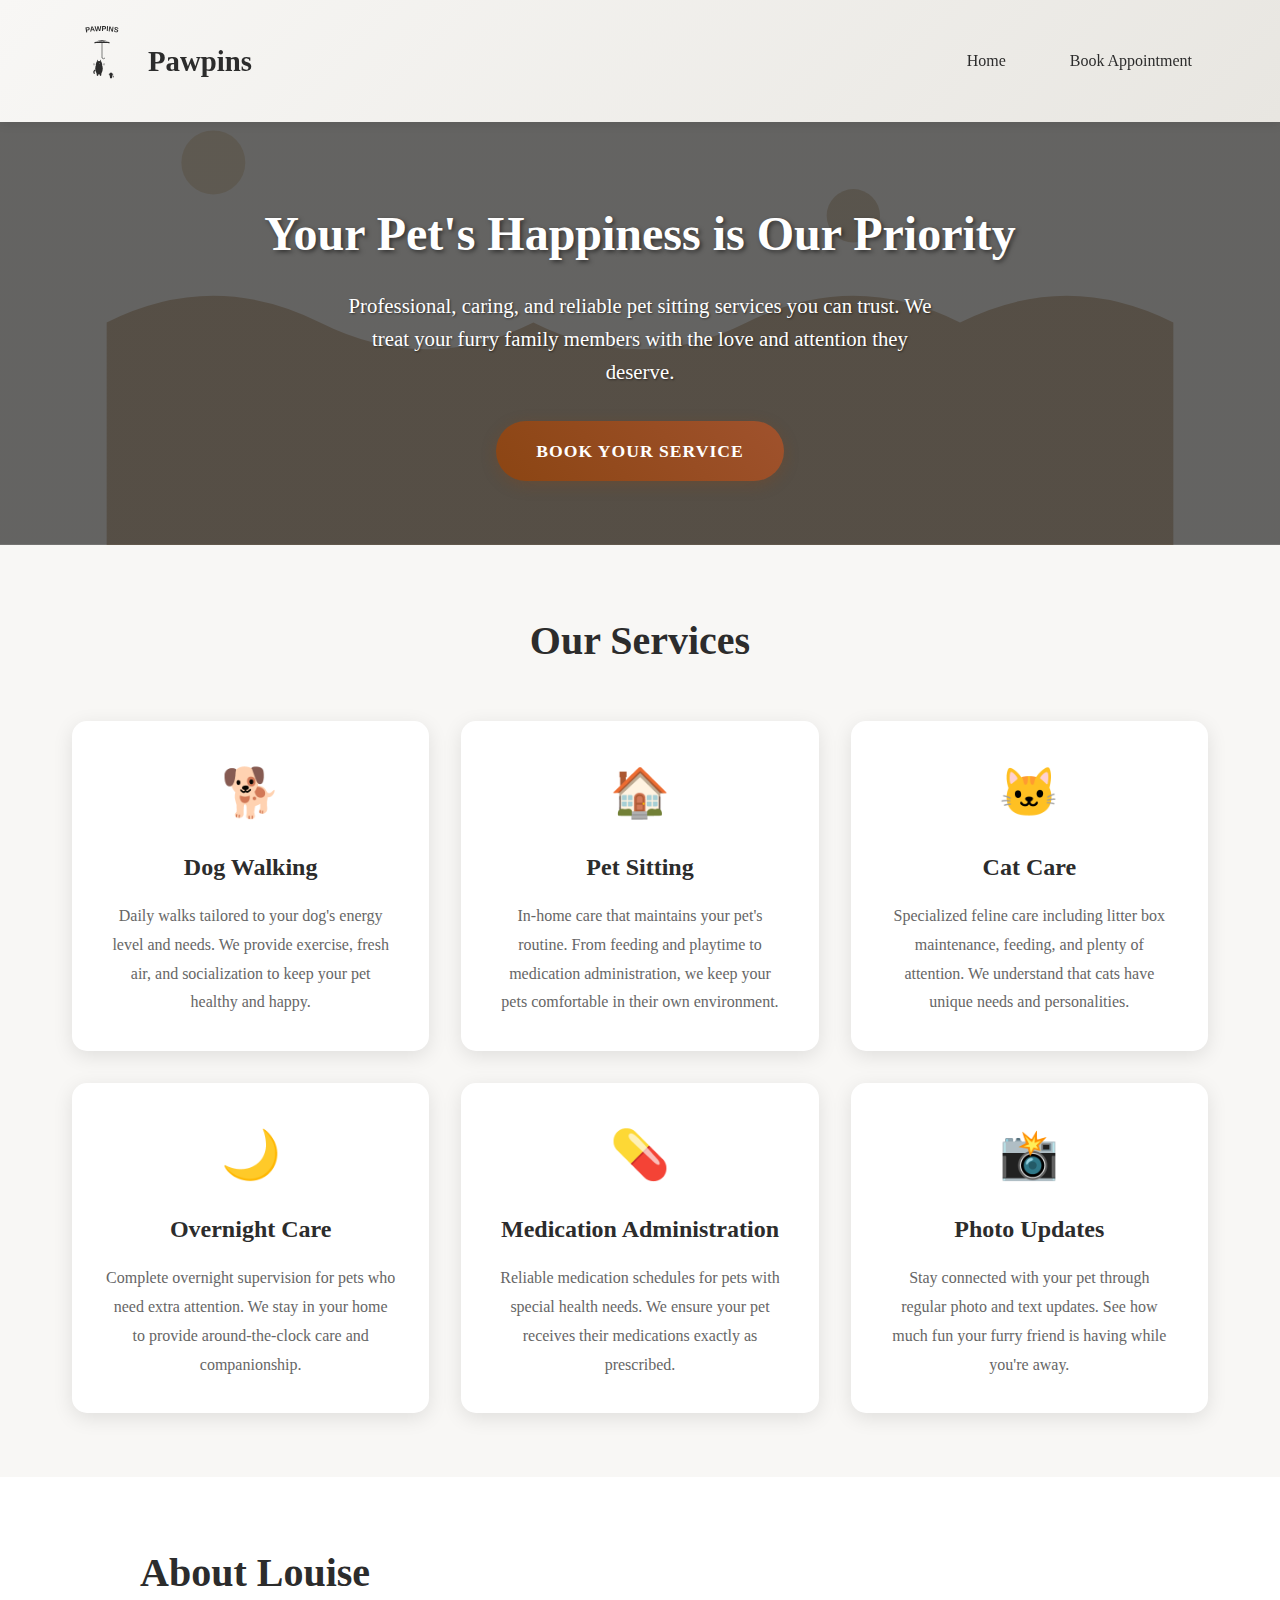
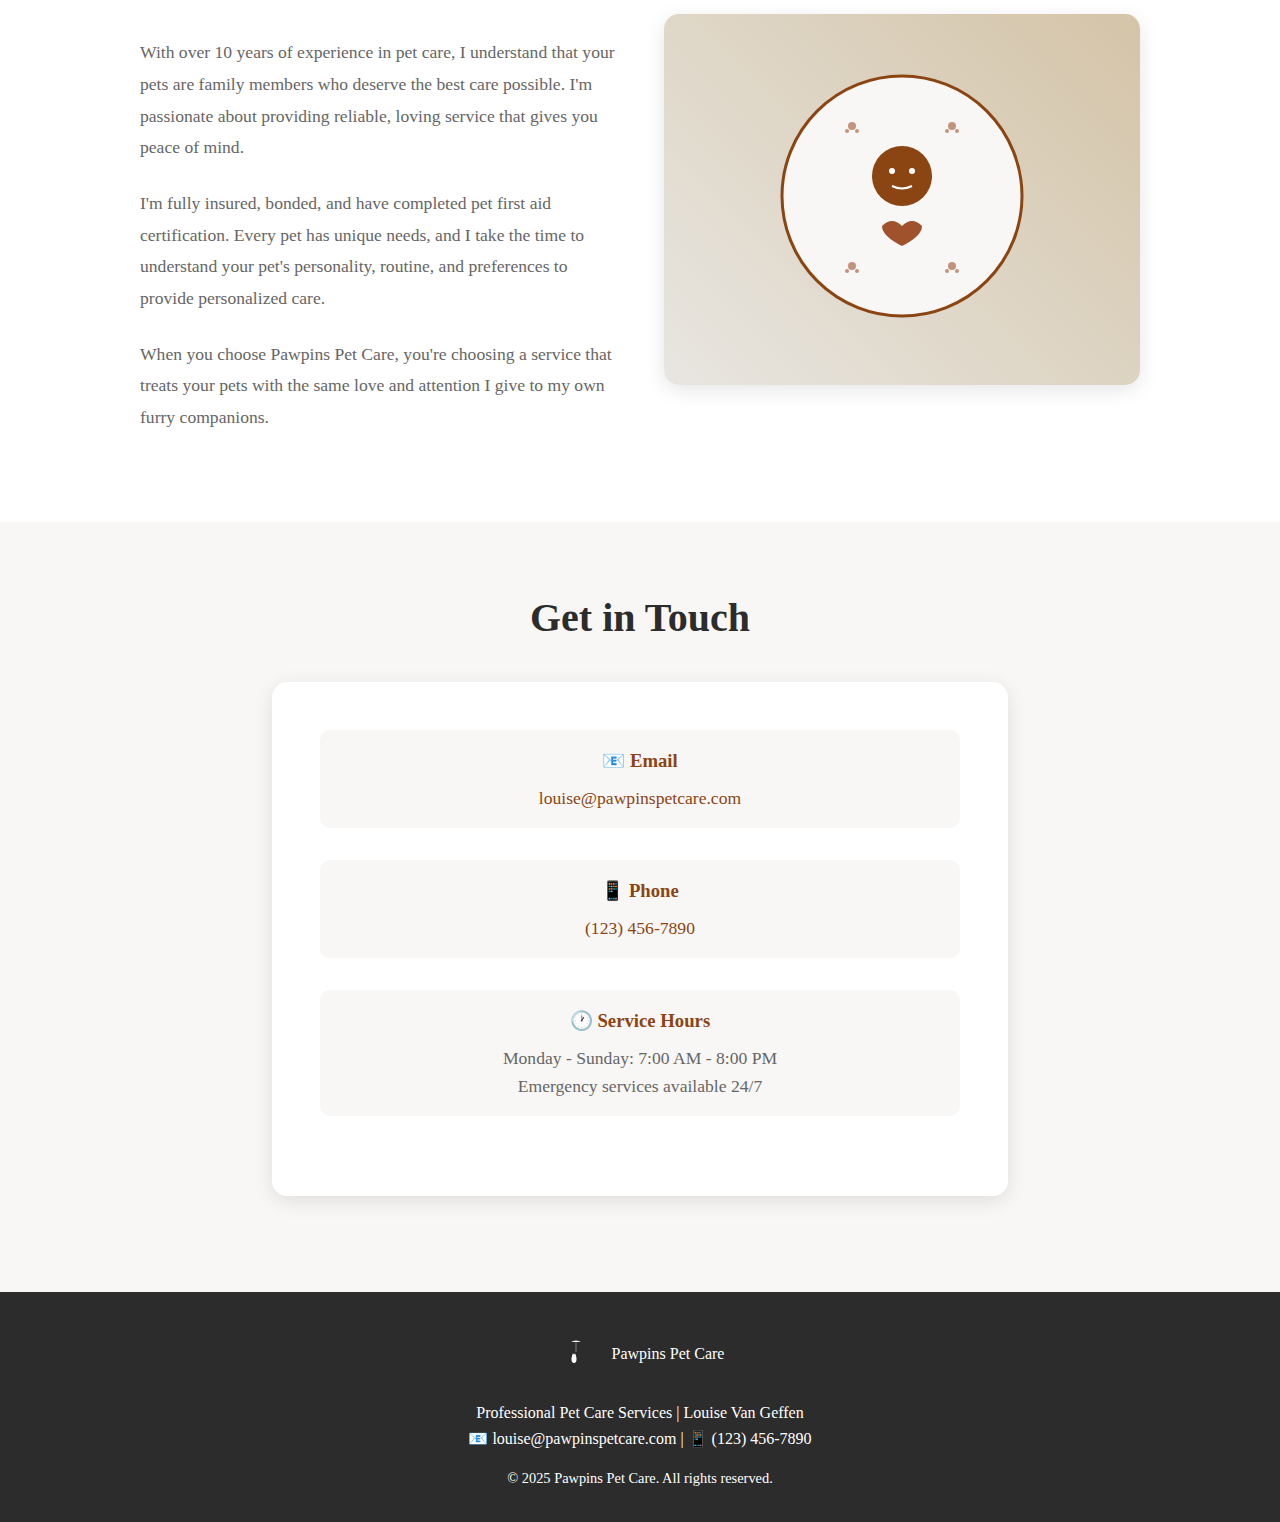
<file: louise/index.htm>
<!DOCTYPE html>
<html lang="en">
<head>
    <meta charset="UTF-8">
    <meta name="viewport" content="width=device-width, initial-scale=1.0">
    <title>Pawpins Pet Care - Professional Pet Sitting & Dog Walking Services</title>
    <style>
        * {
            margin: 0;
            padding: 0;
            box-sizing: border-box;
        }

        body {
            font-family: 'Georgia', serif;
            line-height: 1.6;
            color: #333;
            background-color: #f8f7f5;
        }

        /* Header */
        header {
            background: linear-gradient(135deg, #f8f7f5 0%, #e8e6e1 100%);
            padding: 1rem 0;
            box-shadow: 0 2px 10px rgba(0,0,0,0.1);
            position: fixed;
            top: 0;
            width: 100%;
            z-index: 1000;
        }

        nav {
            max-width: 1200px;
            margin: 0 auto;
            display: flex;
            justify-content: space-between;
            align-items: center;
            padding: 0 2rem;
        }

        .logo {
            display: flex;
            align-items: center;
            gap: 1rem;
        }

        .logo-svg {
            width: 60px;
            height: auto;
        }

        .logo h1 {
            font-size: 1.8rem;
            color: #2c2c2c;
            font-weight: bold;
        }

        .nav-links {
            display: flex;
            list-style: none;
            gap: 2rem;
        }

        .nav-links a {
            text-decoration: none;
            color: #2c2c2c;
            font-weight: 500;
            transition: color 0.3s ease;
            padding: 0.5rem 1rem;
            border-radius: 25px;
        }

        .nav-links a:hover {
            color: #8B4513;
            background-color: rgba(139, 69, 19, 0.1);
        }

        .nav-links a.active {
            background-color: #2c2c2c;
            color: white;
        }

        .mobile-menu {
            display: none;
            flex-direction: column;
            cursor: pointer;
        }

        .mobile-menu span {
            width: 25px;
            height: 3px;
            background: #2c2c2c;
            margin: 3px 0;
            transition: 0.3s;
        }

        /* Main Content */
        main {
            margin-top: 100px;
        }

        .page {
            display: none;
            min-height: calc(100vh - 200px);
        }

        .page.active {
            display: block;
        }

        /* Hero Section */
        .hero {
            background: linear-gradient(rgba(44, 44, 44, 0.7), rgba(44, 44, 44, 0.7)), 
                        url('data:image/svg+xml,<svg xmlns="http://www.w3.org/2000/svg" viewBox="0 0 1200 600"><rect fill="%23e8e6e1" width="1200" height="600"/><circle fill="%23d4c4a8" cx="200" cy="150" r="30"/><circle fill="%23c4b49a" cx="800" cy="200" r="25"/><circle fill="%23d4c4a8" cx="1000" cy="400" r="35"/><path fill="%23b8a082" d="M100,300 Q200,250 300,300 T500,300 Q600,350 700,300 T900,300 Q1000,250 1100,300 V600 H100 Z"/></svg>');
            background-size: cover;
            background-position: center;
            color: white;
            text-align: center;
            padding: 6rem 2rem 4rem;
        }

        .hero h2 {
            font-size: 3rem;
            margin-bottom: 1rem;
            text-shadow: 2px 2px 4px rgba(0,0,0,0.5);
        }

        .hero p {
            font-size: 1.3rem;
            margin-bottom: 2rem;
            max-width: 600px;
            margin-left: auto;
            margin-right: auto;
            text-shadow: 1px 1px 2px rgba(0,0,0,0.5);
        }

        .cta-button {
            display: inline-block;
            background: linear-gradient(45deg, #8B4513, #A0522D);
            color: white;
            padding: 1rem 2.5rem;
            text-decoration: none;
            border-radius: 50px;
            font-weight: bold;
            font-size: 1.1rem;
            transition: all 0.3s ease;
            box-shadow: 0 4px 15px rgba(139, 69, 19, 0.3);
            text-transform: uppercase;
            letter-spacing: 1px;
        }

        .cta-button:hover {
            transform: translateY(-3px);
            box-shadow: 0 6px 20px rgba(139, 69, 19, 0.4);
            background: linear-gradient(45deg, #A0522D, #8B4513);
        }

        /* Services Section */
        .services {
            padding: 4rem 2rem;
            max-width: 1200px;
            margin: 0 auto;
        }

        .services h2 {
            text-align: center;
            font-size: 2.5rem;
            margin-bottom: 3rem;
            color: #2c2c2c;
        }

        .services-grid {
            display: grid;
            grid-template-columns: repeat(auto-fit, minmax(300px, 1fr));
            gap: 2rem;
        }

        .service-card {
            background: white;
            padding: 2rem;
            border-radius: 15px;
            box-shadow: 0 5px 20px rgba(0,0,0,0.1);
            text-align: center;
            transition: transform 0.3s ease, box-shadow 0.3s ease;
            border: 2px solid transparent;
        }

        .service-card:hover {
            transform: translateY(-5px);
            box-shadow: 0 10px 30px rgba(0,0,0,0.15);
            border-color: #8B4513;
        }

        .service-icon {
            font-size: 3rem;
            margin-bottom: 1rem;
            color: #8B4513;
        }

        .service-card h3 {
            font-size: 1.5rem;
            margin-bottom: 1rem;
            color: #2c2c2c;
        }

        .service-card p {
            color: #666;
            line-height: 1.8;
        }

        /* About Section */
        .about {
            background: white;
            padding: 4rem 2rem;
        }

        .about-content {
            max-width: 1000px;
            margin: 0 auto;
            display: grid;
            grid-template-columns: 1fr 1fr;
            gap: 3rem;
            align-items: center;
        }

        .about-text h2 {
            font-size: 2.5rem;
            margin-bottom: 2rem;
            color: #2c2c2c;
        }

        .about-text p {
            margin-bottom: 1.5rem;
            color: #666;
            font-size: 1.1rem;
            line-height: 1.8;
        }

        .about-image {
            background: linear-gradient(45deg, #e8e6e1, #d4c4a8);
            border-radius: 15px;
            padding: 2rem;
            text-align: center;
            box-shadow: 0 5px 20px rgba(0,0,0,0.1);
        }

        .about-image svg {
            width: 100%;
            max-width: 300px;
            height: auto;
        }

        /* Contact Section */
        .contact {
            padding: 4rem 2rem;
            max-width: 800px;
            margin: 0 auto;
            text-align: center;
        }

        .contact h2 {
            font-size: 2.5rem;
            margin-bottom: 2rem;
            color: #2c2c2c;
        }

        .contact-info {
            background: white;
            padding: 3rem;
            border-radius: 15px;
            box-shadow: 0 5px 20px rgba(0,0,0,0.1);
            margin-bottom: 2rem;
        }

        .contact-item {
            margin-bottom: 2rem;
            padding: 1rem;
            border-radius: 10px;
            background: #f8f7f5;
        }

        .contact-item h3 {
            color: #8B4513;
            margin-bottom: 0.5rem;
        }

        .contact-item p {
            color: #666;
            font-size: 1.1rem;
        }

        .contact-item a {
            color: #8B4513;
            text-decoration: none;
        }

        .contact-item a:hover {
            text-decoration: underline;
        }

        /* Appointments Page */
        .appointments {
            padding: 4rem 2rem;
            max-width: 800px;
            margin: 0 auto;
            text-align: center;
        }

        .appointments h2 {
            font-size: 2.5rem;
            margin-bottom: 2rem;
            color: #2c2c2c;
        }

        .booking-info {
            background: white;
            padding: 3rem;
            border-radius: 15px;
            box-shadow: 0 5px 20px rgba(0,0,0,0.1);
            margin-bottom: 2rem;
        }

        .booking-steps {
            text-align: left;
            margin: 2rem 0;
        }

        .booking-steps h3 {
            color: #8B4513;
            margin-bottom: 1rem;
        }

        .booking-steps ol {
            color: #666;
            line-height: 1.8;
            padding-left: 1.5rem;
        }

        .booking-steps li {
            margin-bottom: 0.5rem;
        }

        /* Footer */
        footer {
            background: #2c2c2c;
            color: white;
            text-align: center;
            padding: 2rem;
        }

        .footer-content {
            max-width: 1200px;
            margin: 0 auto;
        }

        .footer-logo {
            display: flex;
            align-items: center;
            justify-content: center;
            gap: 1rem;
            margin-bottom: 1rem;
        }

        .footer-logo svg {
            width: 40px;
            height: auto;
            filter: brightness(0) invert(1);
        }

        /* Responsive Design */
        @media (max-width: 768px) {
            .nav-links {
                display: none;
            }

            .mobile-menu {
                display: flex;
            }

            .hero h2 {
                font-size: 2rem;
            }

            .hero p {
                font-size: 1.1rem;
            }

            .about-content {
                grid-template-columns: 1fr;
                text-align: center;
            }

            .services h2,
            .about-text h2,
            .contact h2,
            .appointments h2 {
                font-size: 2rem;
            }

            nav {
                padding: 0 1rem;
            }

            .hero {
                padding: 4rem 1rem 2rem;
            }

            .services,
            .about,
            .contact,
            .appointments {
                padding: 2rem 1rem;
            }
        }

        /* Animation */
        @keyframes fadeInUp {
            from {
                opacity: 0;
                transform: translateY(30px);
            }
            to {
                opacity: 1;
                transform: translateY(0);
            }
        }

        .service-card,
        .about-content > *,
        .contact-info {
            animation: fadeInUp 0.6s ease forwards;
        }
    </style>
</head>
<body>
    <header>
        <nav>
            <div class="logo">
                <svg class="logo-svg" viewBox="0 0 400 600" xmlns="http://www.w3.org/2000/svg">
                    <!-- PAWPINS text (curved) -->
                    <path id="curve" d="M 50 120 Q 200 80 350 120" fill="none" stroke="none"/>
                    <text font-family="Arial, sans-serif" font-size="48" font-weight="bold" fill="#2c2c2c">
                        <textPath href="#curve" startOffset="50%" text-anchor="middle">PAWPINS</textPath>
                    </text>
                    
                    <!-- Umbrella -->
                    <path d="M 150 180 Q 200 150 250 180" fill="#2c2c2c" stroke="#2c2c2c" stroke-width="8"/>
                    <text x="200" y="175" font-family="Arial, sans-serif" font-size="16" font-weight="bold" fill="white" text-anchor="middle">PET CARE</text>
                    
                    <!-- Umbrella handle -->
                    <line x1="200" y1="180" x2="200" y2="280" stroke="#2c2c2c" stroke-width="4"/>
                    <path d="M 200 280 Q 210 290 220 280" fill="none" stroke="#2c2c2c" stroke-width="4"/>
                    
                    <!-- Cat silhouette holding umbrella -->
                    <ellipse cx="180" cy="350" rx="25" ry="40" fill="#2c2c2c"/>
                    <circle cx="180" cy="320" r="20" fill="#2c2c2c"/>
                    <!-- Cat ears -->
                    <polygon points="165,305 170,290 175,305" fill="#2c2c2c"/>
                    <polygon points="185,305 190,290 195,305" fill="#2c2c2c"/>
                    <!-- Cat whiskers -->
                    <line x1="155" y1="320" x2="140" y2="318" stroke="#2c2c2c" stroke-width="2"/>
                    <line x1="155" y1="325" x2="140" y2="325" stroke="#2c2c2c" stroke-width="2"/>
                    <line x1="205" y1="320" x2="220" y2="318" stroke="#2c2c2c" stroke-width="2"/>
                    <line x1="205" y1="325" x2="220" y2="325" stroke="#2c2c2c" stroke-width="2"/>
                    <!-- Cat eye -->
                    <circle cx="185" cy="318" r="2" fill="white"/>
                    <!-- Cat tail -->
                    <path d="M 155 360 Q 140 370 150 385" fill="none" stroke="#2c2c2c" stroke-width="8"/>
                    <!-- Cat legs -->
                    <ellipse cx="170" cy="385" rx="6" ry="15" fill="#2c2c2c"/>
                    <ellipse cx="190" cy="385" rx="6" ry="15" fill="#2c2c2c"/>
                    
                    <!-- Small kitten -->
                    <circle cx="260" cy="390" r="12" fill="#2c2c2c"/>
                    <ellipse cx="260" cy="405" rx="8" ry="12" fill="#2c2c2c"/>
                    <!-- Kitten ears -->
                    <polygon points="252,383 255,375 258,383" fill="#2c2c2c"/>
                    <polygon points="262,383 265,375 268,383" fill="#2c2c2c"/>
                    <!-- Kitten tail -->
                    <path d="M 270 400 Q 280 395 275 410" fill="none" stroke="#2c2c2c" stroke-width="4"/>
                    <!-- Kitten whiskers -->
                    <line x1="248" y1="390" x2="240" y2="388" stroke="#2c2c2c" stroke-width="1"/>
                    <line x1="272" y1="390" x2="280" y2="388" stroke="#2c2c2c" stroke-width="1"/>
                </svg>
                <h1>Pawpins</h1>
            </div>
            <ul class="nav-links">
                <li><a href="#" onclick="showPage('home')" class="active">Home</a></li>
                <li><a href="#" onclick="showPage('appointments')">Book Appointment</a></li>
            </ul>
            <div class="mobile-menu" onclick="toggleMobileMenu()">
                <span></span>
                <span></span>
                <span></span>
            </div>
        </nav>
    </header>

    <main>
        <!-- Home Page -->
        <div id="home" class="page active">
            <section class="hero">
                <h2>Your Pet's Happiness is Our Priority</h2>
                <p>Professional, caring, and reliable pet sitting services you can trust. We treat your furry family members with the love and attention they deserve.</p>
                <a href="#" onclick="showPage('appointments')" class="cta-button">Book Your Service</a>
            </section>

            <section class="services">
                <h2>Our Services</h2>
                <div class="services-grid">
                    <div class="service-card">
                        <div class="service-icon">🐕</div>
                        <h3>Dog Walking</h3>
                        <p>Daily walks tailored to your dog's energy level and needs. We provide exercise, fresh air, and socialization to keep your pet healthy and happy.</p>
                    </div>
                    <div class="service-card">
                        <div class="service-icon">🏠</div>
                        <h3>Pet Sitting</h3>
                        <p>In-home care that maintains your pet's routine. From feeding and playtime to medication administration, we keep your pets comfortable in their own environment.</p>
                    </div>
                    <div class="service-card">
                        <div class="service-icon">🐱</div>
                        <h3>Cat Care</h3>
                        <p>Specialized feline care including litter box maintenance, feeding, and plenty of attention. We understand that cats have unique needs and personalities.</p>
                    </div>
                    <div class="service-card">
                        <div class="service-icon">🌙</div>
                        <h3>Overnight Care</h3>
                        <p>Complete overnight supervision for pets who need extra attention. We stay in your home to provide around-the-clock care and companionship.</p>
                    </div>
                    <div class="service-card">
                        <div class="service-icon">💊</div>
                        <h3>Medication Administration</h3>
                        <p>Reliable medication schedules for pets with special health needs. We ensure your pet receives their medications exactly as prescribed.</p>
                    </div>
                    <div class="service-card">
                        <div class="service-icon">📸</div>
                        <h3>Photo Updates</h3>
                        <p>Stay connected with your pet through regular photo and text updates. See how much fun your furry friend is having while you're away.</p>
                    </div>
                </div>
            </section>

            <section class="about">
                <div class="about-content">
                    <div class="about-text">
                        <h2>About Louise</h2>
                        <p>With over 10 years of experience in pet care, I understand that your pets are family members who deserve the best care possible. I'm passionate about providing reliable, loving service that gives you peace of mind.</p>
                        <p>I'm fully insured, bonded, and have completed pet first aid certification. Every pet has unique needs, and I take the time to understand your pet's personality, routine, and preferences to provide personalized care.</p>
                        <p>When you choose Pawpins Pet Care, you're choosing a service that treats your pets with the same love and attention I give to my own furry companions.</p>
                    </div>
                    <div class="about-image">
                        <svg viewBox="0 0 300 300" xmlns="http://www.w3.org/2000/svg">
                            <!-- Stylized pet care illustration -->
                            <circle cx="150" cy="150" r="120" fill="#f8f7f5" stroke="#8B4513" stroke-width="3"/>
                            <circle cx="150" cy="130" r="30" fill="#8B4513"/>
                            <circle cx="140" cy="125" r="3" fill="white"/>
                            <circle cx="160" cy="125" r="3" fill="white"/>
                            <path d="M 140 140 Q 150 145 160 140" fill="none" stroke="white" stroke-width="2"/>
                            <!-- Heart symbol -->
                            <path d="M 150 180 Q 140 170 130 180 Q 130 190 150 200 Q 170 190 170 180 Q 160 170 150 180" fill="#A0522D"/>
                            <!-- Paw prints around -->
                            <g fill="#A0522D" opacity="0.6">
                                <circle cx="100" cy="80" r="4"/>
                                <circle cx="95" cy="85" r="2"/>
                                <circle cx="105" cy="85" r="2"/>
                                <circle cx="200" cy="80" r="4"/>
                                <circle cx="195" cy="85" r="2"/>
                                <circle cx="205" cy="85" r="2"/>
                                <circle cx="100" cy="220" r="4"/>
                                <circle cx="95" cy="225" r="2"/>
                                <circle cx="105" cy="225" r="2"/>
                                <circle cx="200" cy="220" r="4"/>
                                <circle cx="195" cy="225" r="2"/>
                                <circle cx="205" cy="225" r="2"/>
                            </g>
                        </svg>
                    </div>
                </div>
            </section>

            <section class="contact">
                <h2>Get in Touch</h2>
                <div class="contact-info">
                    <div class="contact-item">
                        <h3>📧 Email</h3>
                        <p><a href="mailto:louise@pawpinspetcare.com">louise@pawpinspetcare.com</a></p>
                    </div>
                    <div class="contact-item">
                        <h3>📱 Phone</h3>
                        <p><a href="tel:+1234567890">(123) 456-7890</a></p>
                    </div>
                    <div class="contact-item">
                        <h3>🕐 Service Hours</h3>
                        <p>Monday - Sunday: 7:00 AM - 8:00 PM<br>
                        Emergency services available 24/7</p>
                    </div>
                </div>
            </section>
        </div>

        <!-- Appointments Page -->
        <div id="appointments" class="page">
            <section class="appointments">
                <h2>Book Your Appointment</h2>
                <div class="booking-info">
                    <p style="font-size: 1.2rem; color: #666; margin-bottom: 2rem;">
                        Ready to give your pet the care they deserve? Our easy booking system makes scheduling simple and convenient.
                    </p>
                    
                    <div class="booking-steps">
                        <h3>How to Book:</h3>
                        <ol>
                            <li>Click the "Schedule Now" button below to access our Time to Pet booking portal</li>
                            <li>Create your account or log in if you're a returning client</li>
                            <li>Select your desired services and preferred dates/times</li>
                            <li>Provide your pet's details and any special instructions</li>
                            <li>Complete your booking with secure online payment</li>
                            <li>Receive confirmation and reminders via email and text</li>
                        </ol>
                    </div>

                    <div style="background: #f8f7f5; padding: 1.5rem; border-radius: 10px; margin: 2rem 0;">
                        <h3 style="color: #8B4513; margin-bottom: 1rem;">Why Use Our Portal?</h3>
                        <p style="color: #666; line-height: 1.6;">
                            ✓ Real-time availability and instant booking<br>
                            ✓ Secure payment processing<br>
                            ✓ Automatic photo and text updates during visits<br>
                            ✓ Easy rescheduling and service management<br>
                            ✓ Direct messaging with your pet sitter
                        </p>
                    </div>

                    <a href="https://www.timetopet.com/portal/pawpins" 
                       target="_blank" 
                       class="cta-button" 
                       style="display: inline-block; margin-top: 1rem;">
                        Schedule Now
                    </a>

                    <p style="margin-top: 2rem; color: #888; font-size: 0.9rem;">
                        New clients will need to complete a brief registration form. 
                        Have questions? Call us at <a href="tel:+1234567890" style="color: #8B4513;">(123) 456-7890</a> or 
                        email <a href="mailto:louise@pawpinspetcare.com" style="color: #8B4513;">louise@pawpinspetcare.com</a>
                    </p>
                </div>
            </section>
        </div>
    </main>

    <footer>
        <div class="footer-content">
            <div class="footer-logo">
                <svg width="40" height="60" viewBox="0 0 400 600" xmlns="http://www.w3.org/2000/svg">
                    <!-- Simplified logo for footer -->
                    <path d="M 150 180 Q 200 150 250 180" fill="white"/>
                    <line x1="200" y1="180" x2="200" y2="280" stroke="white" stroke-width="4"/>
                    <ellipse cx="180" cy="350" rx="25" ry="40" fill="white"/>
                    <circle cx="180" cy="320" r="20" fill="white"/>
                    <polygon points="165,305 170,290 175,305" fill="white"/>
                    <polygon points="185,305 190,290 195,305" fill="white"/>
                </svg>
                <span>Pawpins Pet Care</span>
            </div>
            <p>Professional Pet Care Services | Louise Van Geffen</p>
            <p>📧 louise@pawpinspetcare.com | 📱 (123) 456-7890</p>
            <p style="margin-top: 1rem; font-size: 0.9rem;">© 2025 Pawpins Pet Care. All rights reserved.</p>
        </div>
    </footer>

    <script>
        function showPage(pageId) {
            // Hide all pages
            const pages = document.querySelectorAll('.page');
            pages.forEach(page => page.classList.remove('active'));
            
            // Show selected page
            document.getElementById(pageId).classList.add('active');
            
            // Update nav active state
            const navLinks = document.querySelectorAll('.nav-links a');
            navLinks.forEach(link => link.classList.remove('active'));
            event.target.classList.add('active');
            
            // Scroll to top
            window.scrollTo(0, 0);
        }

        function toggleMobileMenu() {
            const navLinks = document.querySelector('.nav-links');
            navLinks.style.display = navLinks.style.display === 'flex' ? 'none' : 'flex';
        }

        // Smooth scrolling for anchor links
        document.addEventListener('DOMContentLoaded', function() {
            // Add smooth scroll behavior
            document.documentElement.style.scrollBehavior = 'smooth';
            
            // Initialize with home page
            showPage('home');
        });

        // Handle mobile menu responsiveness
        window.addEventListener('resize', function() {
            if (window.innerWidth > 768) {
                document.querySelector('.nav-links').style.display = 'flex';
            } else {
                document.querySelector('.nav-links').style.display = 'none';
            }
        });
    </script>
</body>
</html>
</file>
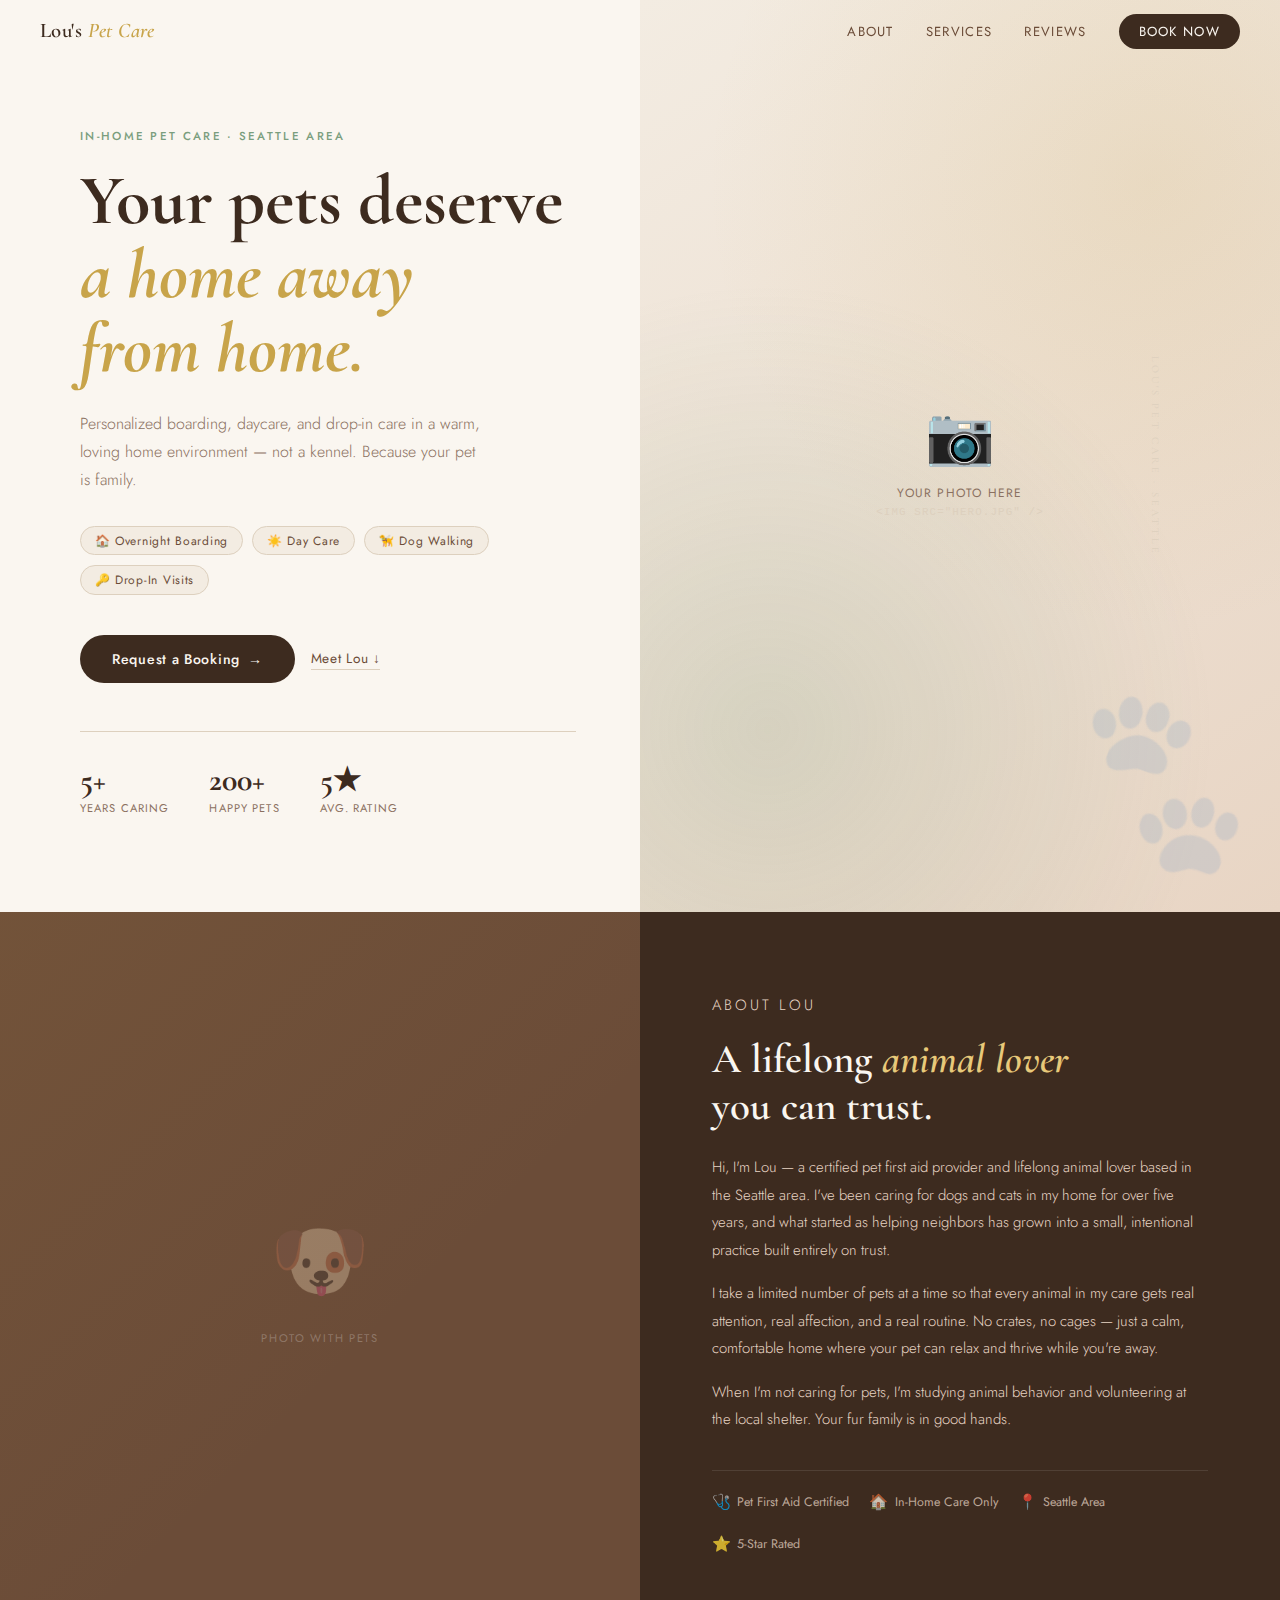
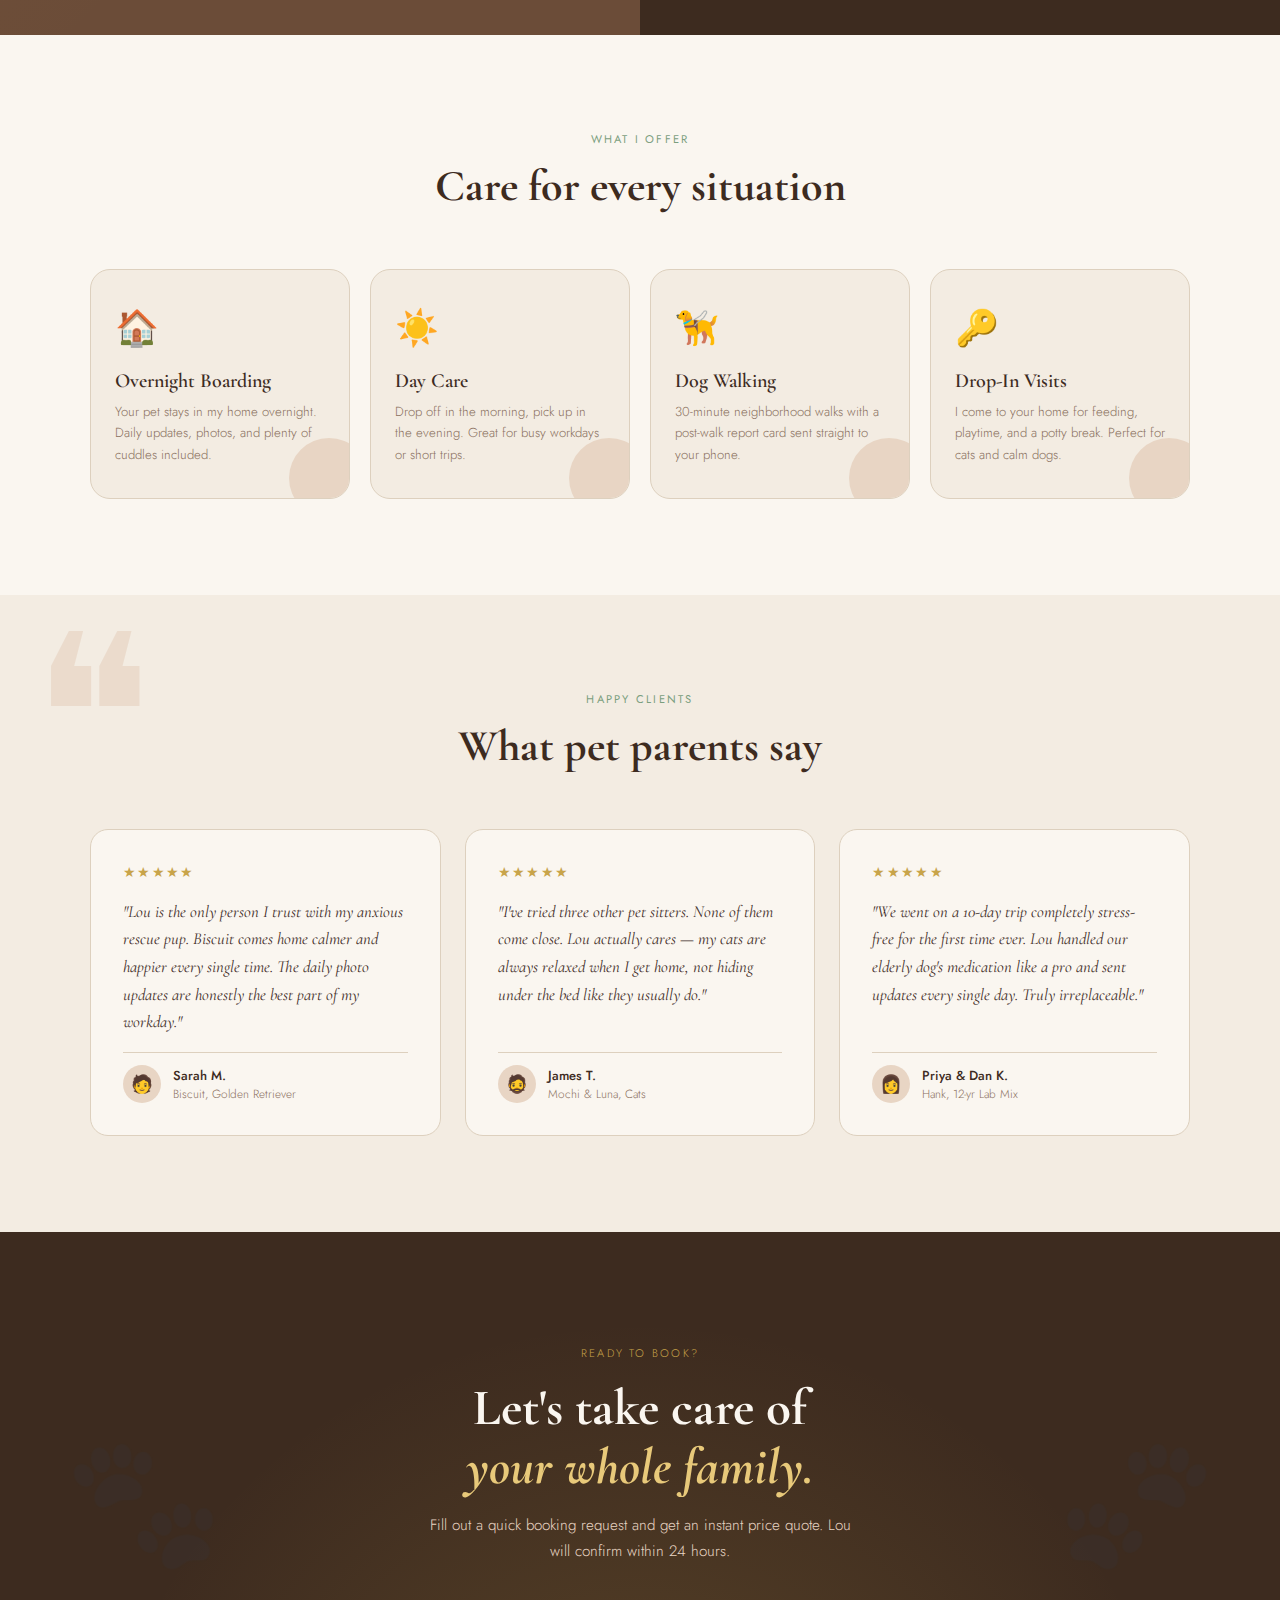
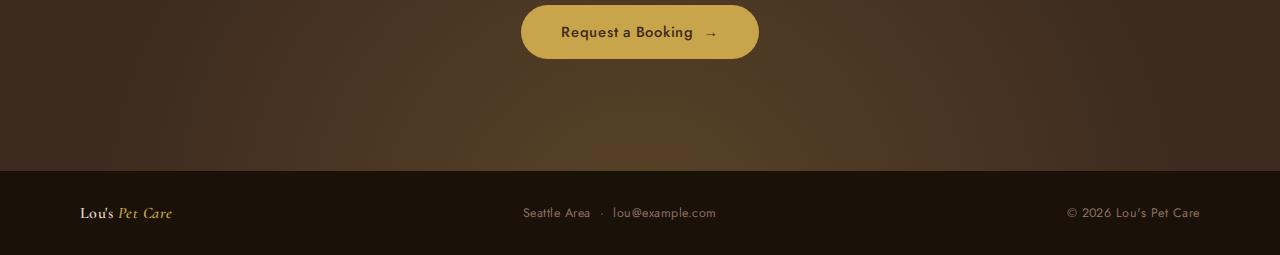
<file: louise/index.html>
<!DOCTYPE html>
<html lang="en">
<head>
  <meta charset="UTF-8" />
  <meta name="viewport" content="width=device-width, initial-scale=1.0" />
  <title>Lou's Pet Care — In-Home Boarding & Pet Sitting</title>
  <link rel="preconnect" href="https://fonts.googleapis.com" />
  <link rel="preconnect" href="https://fonts.gstatic.com" crossorigin />
  <link href="https://fonts.googleapis.com/css2?family=Cormorant+Garamond:ital,wght@0,400;0,600;0,700;1,400;1,600&family=Jost:wght@300;400;500&display=swap" rel="stylesheet" />
  <style>
    *, *::before, *::after { box-sizing: border-box; margin: 0; padding: 0; }

    :root {
      --ink:        #1a1209;
      --bark:       #3d2b1f;
      --bark-mid:   #6b4c38;
      --warm:       #c8a44a;
      --warm-light: #e8c97a;
      --sage:       #7a9e7e;
      --sage-pale:  #e8f0e9;
      --cream:      #faf6f0;
      --parchment:  #f3ece2;
      --blush:      #e8d5c4;
      --border:     #ddd0be;
      --muted:      #8a7060;
    }

    html { scroll-behavior: smooth; }

    body {
      font-family: 'Jost', sans-serif;
      background: var(--cream);
      color: var(--ink);
      overflow-x: hidden;
    }

    /* ── NAV ─────────────────────────────────────────── */
    nav {
      position: fixed;
      top: 0; left: 0; right: 0;
      z-index: 100;
      padding: 1.1rem 2.5rem;
      display: flex;
      align-items: center;
      justify-content: space-between;
      transition: background 0.3s, box-shadow 0.3s;
    }
    nav.scrolled {
      background: rgba(250,246,240,0.95);
      backdrop-filter: blur(8px);
      box-shadow: 0 1px 0 var(--border);
    }
    .nav-logo {
      font-family: 'Cormorant Garamond', serif;
      font-size: 1.3rem;
      font-weight: 600;
      color: var(--bark);
      text-decoration: none;
      letter-spacing: 0.02em;
    }
    .nav-logo span { color: var(--warm); font-style: italic; }
    .nav-links {
      display: flex;
      align-items: center;
      gap: 2rem;
      list-style: none;
    }
    .nav-links a {
      text-decoration: none;
      font-size: 0.82rem;
      font-weight: 400;
      letter-spacing: 0.1em;
      text-transform: uppercase;
      color: var(--bark-mid);
      transition: color 0.2s;
    }
    .nav-links a:hover { color: var(--bark); }
    .nav-book {
      background: var(--bark) !important;
      color: var(--cream) !important;
      padding: 0.5rem 1.25rem;
      border-radius: 40px;
      transition: background 0.2s !important;
    }
    .nav-book:hover { background: var(--bark-mid) !important; }

    /* ── HERO ────────────────────────────────────────── */
    .hero {
      min-height: 100vh;
      display: grid;
      grid-template-columns: 1fr 1fr;
      position: relative;
      overflow: hidden;
    }

    .hero-left {
      display: flex;
      flex-direction: column;
      justify-content: center;
      padding: 8rem 4rem 6rem 5rem;
      position: relative;
      z-index: 2;
    }

    .hero-eyebrow {
      font-size: 0.72rem;
      letter-spacing: 0.2em;
      text-transform: uppercase;
      color: var(--sage);
      font-weight: 500;
      margin-bottom: 1.25rem;
      animation: fadeUp 0.7s ease both;
    }

    .hero-headline {
      font-family: 'Cormorant Garamond', serif;
      font-size: clamp(3rem, 5.5vw, 5rem);
      line-height: 1.05;
      font-weight: 700;
      color: var(--bark);
      margin-bottom: 1.5rem;
      animation: fadeUp 0.7s ease 0.1s both;
    }
    .hero-headline em {
      font-style: italic;
      color: var(--warm);
      display: block;
    }

    .hero-sub {
      font-size: 1rem;
      line-height: 1.75;
      color: var(--muted);
      max-width: 400px;
      font-weight: 300;
      margin-bottom: 2rem;
      animation: fadeUp 0.7s ease 0.2s both;
    }

    .hero-chips {
      display: flex;
      gap: 0.6rem;
      flex-wrap: wrap;
      margin-bottom: 2.5rem;
      animation: fadeUp 0.7s ease 0.25s both;
    }
    .chip {
      background: var(--parchment);
      border: 1px solid var(--border);
      border-radius: 40px;
      padding: 0.3rem 0.85rem;
      font-size: 0.75rem;
      letter-spacing: 0.06em;
      color: var(--bark-mid);
    }

    .hero-cta {
      display: flex;
      gap: 1rem;
      align-items: center;
      animation: fadeUp 0.7s ease 0.3s both;
    }

    .btn-primary {
      display: inline-flex;
      align-items: center;
      gap: 0.5rem;
      background: var(--bark);
      color: var(--cream);
      padding: 0.9rem 2rem;
      border-radius: 50px;
      text-decoration: none;
      font-size: 0.88rem;
      font-weight: 500;
      letter-spacing: 0.05em;
      transition: background 0.2s, transform 0.2s;
    }
    .btn-primary:hover { background: var(--bark-mid); transform: translateY(-2px); }
    .btn-primary .arrow { transition: transform 0.2s; display: inline-block; }
    .btn-primary:hover .arrow { transform: translateX(4px); }

    .btn-ghost {
      display: inline-flex;
      align-items: center;
      gap: 0.4rem;
      color: var(--bark-mid);
      text-decoration: none;
      font-size: 0.85rem;
      font-weight: 400;
      letter-spacing: 0.05em;
      border-bottom: 1px solid var(--border);
      padding-bottom: 1px;
      transition: color 0.2s, border-color 0.2s;
    }
    .btn-ghost:hover { color: var(--bark); border-color: var(--bark); }

    /* Hero stats */
    .hero-stats {
      display: flex;
      gap: 2.5rem;
      margin-top: 3rem;
      padding-top: 2rem;
      border-top: 1px solid var(--border);
      animation: fadeUp 0.7s ease 0.4s both;
    }
    .stat-item { text-align: left; }
    .stat-num {
      font-family: 'Cormorant Garamond', serif;
      font-size: 2rem;
      font-weight: 700;
      color: var(--bark);
      line-height: 1;
    }
    .stat-label {
      font-size: 0.7rem;
      letter-spacing: 0.1em;
      text-transform: uppercase;
      color: var(--muted);
      margin-top: 0.25rem;
    }

    /* Hero right — photo panel */
    .hero-right {
      position: relative;
      overflow: hidden;
    }
    .hero-photo-placeholder {
      position: absolute;
      inset: 0;
      display: flex;
      flex-direction: column;
      align-items: center;
      justify-content: center;
      background: linear-gradient(145deg, var(--parchment) 0%, var(--blush) 100%);
    }
    .hero-photo-placeholder::before {
      content: '';
      position: absolute;
      inset: 0;
      background-image:
        radial-gradient(circle at 20% 80%, rgba(122,158,126,0.2) 0%, transparent 50%),
        radial-gradient(circle at 80% 20%, rgba(200,164,74,0.15) 0%, transparent 50%);
    }
    .photo-paw-large {
      font-size: 10rem;
      opacity: 0.1;
      position: absolute;
      bottom: 1rem; right: 1rem;
      transform: rotate(20deg);
      pointer-events: none;
    }
    .photo-label {
      position: relative;
      z-index: 1;
      text-align: center;
    }
    .photo-label .photo-icon { font-size: 3.5rem; margin-bottom: 0.5rem; display: block; }
    .photo-label p {
      font-size: 0.75rem;
      color: var(--muted);
      letter-spacing: 0.1em;
      text-transform: uppercase;
    }
    .photo-label .photo-hint {
      font-size: 0.68rem;
      color: var(--border);
      margin-top: 0.25rem;
      font-family: monospace;
    }

    /* Decorative vertical rule */
    .hero-vert-text {
      position: absolute;
      right: 1.5rem;
      top: 50%;
      transform: translateY(-50%) rotate(90deg);
      font-family: 'Cormorant Garamond', serif;
      font-size: 0.65rem;
      letter-spacing: 0.3em;
      text-transform: uppercase;
      color: var(--border);
      white-space: nowrap;
      z-index: 3;
    }

    @keyframes fadeUp {
      from { opacity: 0; transform: translateY(20px); }
      to   { opacity: 1; transform: translateY(0); }
    }

    /* ── ABOUT ───────────────────────────────────────── */
    .about {
      display: grid;
      grid-template-columns: 1fr 1fr;
      background: var(--bark);
      overflow: hidden;
    }

    .about-image-panel {
      min-height: 520px;
      display: flex;
      align-items: center;
      justify-content: center;
      position: relative;
      overflow: hidden;
      background: var(--bark-mid);
    }
    .about-image-panel::after {
      content: '';
      position: absolute;
      inset: 0;
      background: linear-gradient(135deg, rgba(200,164,74,0.08) 0%, transparent 60%);
    }
    .about-placeholder {
      display: flex;
      flex-direction: column;
      align-items: center;
      gap: 0.75rem;
      position: relative;
      z-index: 1;
    }
    .about-placeholder .big-icon { font-size: 5rem; opacity: 0.3; }
    .about-placeholder p {
      font-size: 0.7rem;
      letter-spacing: 0.15em;
      text-transform: uppercase;
      color: rgba(255,255,255,0.25);
    }

    .about-content {
      padding: 5rem 4.5rem;
      display: flex;
      flex-direction: column;
      justify-content: center;
    }
    .about-eyebrow {
      font-size: 0.7rem;
      letter-spacing: 0.2em;
      text-transform: uppercase;
      color: var(--warm);
      margin-bottom: 1rem;
    }
    .about-content h2 {
      font-family: 'Cormorant Garamond', serif;
      font-size: clamp(2rem, 3.2vw, 2.8rem);
      color: var(--cream);
      font-weight: 600;
      line-height: 1.15;
      margin-bottom: 1.5rem;
    }
    .about-content h2 em { font-style: italic; color: var(--warm-light); }
    .about-content p {
      color: var(--blush);
      font-size: 0.93rem;
      line-height: 1.85;
      font-weight: 300;
      margin-bottom: 1rem;
    }
    .credentials {
      display: flex;
      gap: 1.25rem;
      flex-wrap: wrap;
      margin-top: 1.25rem;
      padding-top: 1.25rem;
      border-top: 1px solid rgba(255,255,255,0.1);
    }
    .cred-item {
      display: flex;
      align-items: center;
      gap: 0.4rem;
      font-size: 0.78rem;
      color: rgba(232,213,196,0.75);
    }
    .cred-item .cred-icon { font-size: 0.95rem; }

    /* ── SERVICES ────────────────────────────────────── */
    .services {
      padding: 6rem 5rem;
      background: var(--cream);
    }
    .section-header {
      text-align: center;
      margin-bottom: 3.5rem;
    }
    .section-eyebrow {
      font-size: 0.7rem;
      letter-spacing: 0.2em;
      text-transform: uppercase;
      color: var(--sage);
      margin-bottom: 0.75rem;
    }
    .section-header h2 {
      font-family: 'Cormorant Garamond', serif;
      font-size: clamp(2rem, 3.5vw, 2.75rem);
      color: var(--bark);
      font-weight: 700;
    }

    .services-grid {
      display: grid;
      grid-template-columns: repeat(4, 1fr);
      gap: 1.25rem;
      max-width: 1100px;
      margin: 0 auto;
    }

    .service-card {
      background: var(--parchment);
      border: 1px solid var(--border);
      border-radius: 20px;
      padding: 2rem 1.5rem;
      transition: transform 0.25s, box-shadow 0.25s;
      position: relative;
      overflow: hidden;
    }
    .service-card::before {
      content: '';
      position: absolute;
      bottom: -20px; right: -20px;
      width: 80px; height: 80px;
      background: var(--blush);
      border-radius: 50%;
      transition: transform 0.35s;
    }
    .service-card:hover { transform: translateY(-5px); box-shadow: 0 16px 40px rgba(61,43,31,0.1); }
    .service-card:hover::before { transform: scale(2.5); }
    .svc-icon-lg { font-size: 2.2rem; margin-bottom: 1rem; display: block; position: relative; z-index: 1; }
    .service-card h3 {
      font-family: 'Cormorant Garamond', serif;
      font-size: 1.25rem;
      font-weight: 600;
      color: var(--bark);
      margin-bottom: 0.5rem;
      position: relative; z-index: 1;
    }
    .service-card p {
      font-size: 0.82rem;
      color: var(--muted);
      line-height: 1.65;
      font-weight: 300;
      position: relative; z-index: 1;
    }

    /* ── TESTIMONIALS ────────────────────────────────── */
    .testimonials {
      padding: 6rem 5rem;
      background: var(--parchment);
      position: relative;
      overflow: hidden;
    }
    .testimonials::before {
      content: '❝';
      position: absolute;
      top: 1rem; left: 2rem;
      font-size: 14rem;
      color: var(--blush);
      font-family: 'Cormorant Garamond', serif;
      line-height: 1;
      pointer-events: none;
      opacity: 0.7;
    }

    .testimonials-grid {
      display: grid;
      grid-template-columns: repeat(3, 1fr);
      gap: 1.5rem;
      max-width: 1100px;
      margin: 0 auto;
      position: relative; z-index: 1;
    }

    .testimonial-card {
      background: var(--cream);
      border: 1px solid var(--border);
      border-radius: 18px;
      padding: 2rem;
      display: flex;
      flex-direction: column;
      gap: 1rem;
      transition: transform 0.2s, box-shadow 0.2s;
    }
    .testimonial-card:hover { transform: translateY(-3px); box-shadow: 0 8px 24px rgba(61,43,31,0.08); }
    .stars { color: var(--warm); font-size: 0.85rem; letter-spacing: 0.1em; }
    .testimonial-card blockquote {
      font-family: 'Cormorant Garamond', serif;
      font-size: 1.05rem;
      font-style: italic;
      color: var(--bark);
      line-height: 1.65;
      flex: 1;
    }
    .testimonial-author {
      display: flex;
      align-items: center;
      gap: 0.75rem;
      padding-top: 0.75rem;
      border-top: 1px solid var(--border);
    }
    .author-avatar {
      width: 38px; height: 38px;
      border-radius: 50%;
      background: var(--blush);
      display: flex; align-items: center; justify-content: center;
      font-size: 1.1rem;
      flex-shrink: 0;
    }
    .author-name { font-size: 0.82rem; font-weight: 500; color: var(--bark); }
    .author-pet  { font-size: 0.74rem; color: var(--muted); font-weight: 300; }

    /* ── CTA ─────────────────────────────────────────── */
    .cta-section {
      background: var(--bark);
      padding: 7rem 5rem;
      text-align: center;
      position: relative;
      overflow: hidden;
    }
    .cta-section::before {
      content: '';
      position: absolute;
      inset: 0;
      background: radial-gradient(ellipse at 50% 110%, rgba(200,164,74,0.2) 0%, transparent 60%);
    }
    .cta-paw {
      position: absolute;
      font-size: 8rem;
      opacity: 0.04;
      pointer-events: none;
    }
    .cta-paw.left  { left: 4rem;  top: 50%; transform: translateY(-50%); }
    .cta-paw.right { right: 4rem; top: 50%; transform: translateY(-50%) scaleX(-1); }

    .cta-section .eyebrow {
      font-size: 0.7rem;
      letter-spacing: 0.2em;
      text-transform: uppercase;
      color: var(--warm);
      margin-bottom: 1rem;
      position: relative;
    }
    .cta-section h2 {
      font-family: 'Cormorant Garamond', serif;
      font-size: clamp(2.2rem, 4vw, 3.5rem);
      color: var(--cream);
      font-weight: 700;
      line-height: 1.15;
      margin-bottom: 1rem;
      position: relative;
    }
    .cta-section h2 em { font-style: italic; color: var(--warm-light); }
    .cta-section p {
      color: var(--blush);
      font-size: 0.95rem;
      font-weight: 300;
      max-width: 440px;
      margin: 0 auto 2.5rem;
      line-height: 1.7;
      position: relative;
    }
    .btn-cta {
      display: inline-flex;
      align-items: center;
      gap: 0.6rem;
      background: var(--warm);
      color: var(--bark);
      padding: 1rem 2.5rem;
      border-radius: 50px;
      text-decoration: none;
      font-size: 0.92rem;
      font-weight: 500;
      letter-spacing: 0.05em;
      transition: background 0.2s, transform 0.2s;
      position: relative;
    }
    .btn-cta:hover { background: var(--warm-light); transform: translateY(-2px); }
    .btn-cta .arrow { transition: transform 0.2s; display: inline-block; }
    .btn-cta:hover .arrow { transform: translateX(5px); }

    /* ── FOOTER ──────────────────────────────────────── */
    footer {
      background: var(--ink);
      color: var(--muted);
      padding: 2rem 5rem;
      display: flex;
      align-items: center;
      justify-content: space-between;
      font-size: 0.78rem;
      letter-spacing: 0.04em;
    }
    .footer-logo {
      font-family: 'Cormorant Garamond', serif;
      font-size: 1rem;
      font-weight: 600;
      color: var(--blush);
    }
    .footer-logo span { color: var(--warm); font-style: italic; }
    footer a { color: var(--muted); text-decoration: none; transition: color 0.2s; }
    footer a:hover { color: var(--blush); }

    /* ── RESPONSIVE ──────────────────────────────────── */
    @media (max-width: 960px) {
      .hero { grid-template-columns: 1fr; }
      .hero-left { padding: 7rem 2rem 3rem; }
      .hero-right { min-height: 320px; }
      .hero-vert-text { display: none; }
      .about { grid-template-columns: 1fr; }
      .about-image-panel { min-height: 260px; }
      .about-content { padding: 3rem 2rem; }
      .services { padding: 4rem 2rem; }
      .services-grid { grid-template-columns: repeat(2, 1fr); }
      .testimonials { padding: 4rem 2rem; }
      .testimonials-grid { grid-template-columns: 1fr; }
      .cta-section { padding: 5rem 2rem; }
      footer { flex-direction: column; gap: 0.75rem; text-align: center; padding: 2rem; }
      nav { padding: 1rem 1.5rem; }
    }
    @media (max-width: 560px) {
      .services-grid { grid-template-columns: 1fr; }
      .hero-stats { gap: 1.5rem; }
      .nav-links .hide-sm { display: none; }
    }
  </style>
</head>
<body>

<!-- NAV -->
<nav id="navbar">
  <a href="index.html" class="nav-logo">Lou's <span>Pet Care</span></a>
  <ul class="nav-links">
    <li class="hide-sm"><a href="#about">About</a></li>
    <li class="hide-sm"><a href="#services">Services</a></li>
    <li class="hide-sm"><a href="#testimonials">Reviews</a></li>
    <li><a href="booking.html" class="nav-book">Book Now</a></li>
  </ul>
</nav>

<!-- HERO -->
<section class="hero">
  <div class="hero-left">
    <p class="hero-eyebrow">In-home pet care · Seattle area</p>
    <h1 class="hero-headline">
      Your pets deserve<br>
      <em>a home away<br>from home.</em>
    </h1>
    <p class="hero-sub">
      Personalized boarding, daycare, and drop-in care in a warm, loving home environment — not a kennel. Because your pet is family.
    </p>
    <div class="hero-chips">
      <span class="chip">🏠 Overnight Boarding</span>
      <span class="chip">☀️ Day Care</span>
      <span class="chip">🦮 Dog Walking</span>
      <span class="chip">🔑 Drop-In Visits</span>
    </div>
    <div class="hero-cta">
      <a href="booking.html" class="btn-primary">Request a Booking <span class="arrow">→</span></a>
      <a href="#about" class="btn-ghost">Meet Lou ↓</a>
    </div>
    <div class="hero-stats">
      <div class="stat-item">
        <div class="stat-num">5+</div>
        <div class="stat-label">Years caring</div>
      </div>
      <div class="stat-item">
        <div class="stat-num">200+</div>
        <div class="stat-label">Happy pets</div>
      </div>
      <div class="stat-item">
        <div class="stat-num">5★</div>
        <div class="stat-label">Avg. rating</div>
      </div>
    </div>
  </div>
  <div class="hero-right">
    <!-- Replace contents with: <img src="lou-photo.jpg" style="width:100%;height:100%;object-fit:cover;position:absolute;inset:0;" /> -->
    <div class="hero-photo-placeholder">
      <div class="photo-label">
        <span class="photo-icon">📷</span>
        <p>Your photo here</p>
        <p class="photo-hint">&lt;img src="hero.jpg" /&gt;</p>
      </div>
      <div class="photo-paw-large">🐾</div>
    </div>
    <div class="hero-vert-text">Lou's Pet Care · Seattle</div>
  </div>
</section>

<!-- ABOUT -->
<section class="about" id="about">
  <div class="about-image-panel">
    <!-- Replace with: <img src="lou-with-pets.jpg" style="width:100%;height:100%;object-fit:cover;position:absolute;inset:0;" /> -->
    <div class="about-placeholder">
      <span class="big-icon">🐶</span>
      <p>Photo with pets</p>
    </div>
  </div>
  <div class="about-content">
    <p class="about-eyebrow">About Lou</p>
    <h2>A lifelong <em>animal lover</em><br>you can trust.</h2>
    <p>Hi, I'm Lou — a certified pet first aid provider and lifelong animal lover based in the Seattle area. I've been caring for dogs and cats in my home for over five years, and what started as helping neighbors has grown into a small, intentional practice built entirely on trust.</p>
    <p>I take a limited number of pets at a time so that every animal in my care gets real attention, real affection, and a real routine. No crates, no cages — just a calm, comfortable home where your pet can relax and thrive while you're away.</p>
    <p>When I'm not caring for pets, I'm studying animal behavior and volunteering at the local shelter. Your fur family is in good hands.</p>
    <div class="credentials">
      <div class="cred-item"><span class="cred-icon">🩺</span> Pet First Aid Certified</div>
      <div class="cred-item"><span class="cred-icon">🏠</span> In-Home Care Only</div>
      <div class="cred-item"><span class="cred-icon">📍</span> Seattle Area</div>
      <div class="cred-item"><span class="cred-icon">⭐</span> 5-Star Rated</div>
    </div>
  </div>
</section>

<!-- SERVICES -->
<section class="services" id="services">
  <div class="section-header">
    <p class="section-eyebrow">What I offer</p>
    <h2>Care for every situation</h2>
  </div>
  <div class="services-grid">
    <div class="service-card">
      <span class="svc-icon-lg">🏠</span>
      <h3>Overnight Boarding</h3>
      <p>Your pet stays in my home overnight. Daily updates, photos, and plenty of cuddles included.</p>
    </div>
    <div class="service-card">
      <span class="svc-icon-lg">☀️</span>
      <h3>Day Care</h3>
      <p>Drop off in the morning, pick up in the evening. Great for busy workdays or short trips.</p>
    </div>
    <div class="service-card">
      <span class="svc-icon-lg">🦮</span>
      <h3>Dog Walking</h3>
      <p>30-minute neighborhood walks with a post-walk report card sent straight to your phone.</p>
    </div>
    <div class="service-card">
      <span class="svc-icon-lg">🔑</span>
      <h3>Drop-In Visits</h3>
      <p>I come to your home for feeding, playtime, and a potty break. Perfect for cats and calm dogs.</p>
    </div>
  </div>
</section>

<!-- TESTIMONIALS -->
<section class="testimonials" id="testimonials">
  <div class="section-header" style="position:relative;z-index:1;">
    <p class="section-eyebrow">Happy clients</p>
    <h2>What pet parents say</h2>
  </div>
  <div class="testimonials-grid">
    <div class="testimonial-card">
      <div class="stars">★★★★★</div>
      <blockquote>"Lou is the only person I trust with my anxious rescue pup. Biscuit comes home calmer and happier every single time. The daily photo updates are honestly the best part of my workday."</blockquote>
      <div class="testimonial-author">
        <div class="author-avatar">🧑</div>
        <div>
          <div class="author-name">Sarah M.</div>
          <div class="author-pet">Biscuit, Golden Retriever</div>
        </div>
      </div>
    </div>
    <div class="testimonial-card">
      <div class="stars">★★★★★</div>
      <blockquote>"I've tried three other pet sitters. None of them come close. Lou actually cares — my cats are always relaxed when I get home, not hiding under the bed like they usually do."</blockquote>
      <div class="testimonial-author">
        <div class="author-avatar">🧔</div>
        <div>
          <div class="author-name">James T.</div>
          <div class="author-pet">Mochi & Luna, Cats</div>
        </div>
      </div>
    </div>
    <div class="testimonial-card">
      <div class="stars">★★★★★</div>
      <blockquote>"We went on a 10-day trip completely stress-free for the first time ever. Lou handled our elderly dog's medication like a pro and sent updates every single day. Truly irreplaceable."</blockquote>
      <div class="testimonial-author">
        <div class="author-avatar">👩</div>
        <div>
          <div class="author-name">Priya & Dan K.</div>
          <div class="author-pet">Hank, 12-yr Lab Mix</div>
        </div>
      </div>
    </div>
  </div>
</section>

<!-- CTA -->
<section class="cta-section">
  <div class="cta-paw left">🐾</div>
  <div class="cta-paw right">🐾</div>
  <p class="eyebrow">Ready to book?</p>
  <h2>Let's take care of<br><em>your whole family.</em></h2>
  <p>Fill out a quick booking request and get an instant price quote. Lou will confirm within 24 hours.</p>
  <a href="booking.html" class="btn-cta">Request a Booking <span class="arrow">→</span></a>
</section>

<!-- FOOTER -->
<footer>
  <div class="footer-logo">Lou's <span>Pet Care</span></div>
  <div>Seattle Area &nbsp;·&nbsp; <a href="mailto:lou@example.com">lou@example.com</a></div>
  <div>&copy; <span id="yr"></span> Lou's Pet Care</div>
</footer>

<script>
  document.getElementById('yr').textContent = new Date().getFullYear();
  const nav = document.getElementById('navbar');
  window.addEventListener('scroll', () => {
    nav.classList.toggle('scrolled', window.scrollY > 40);
  }, { passive: true });
</script>
</body>
</html>
</file>
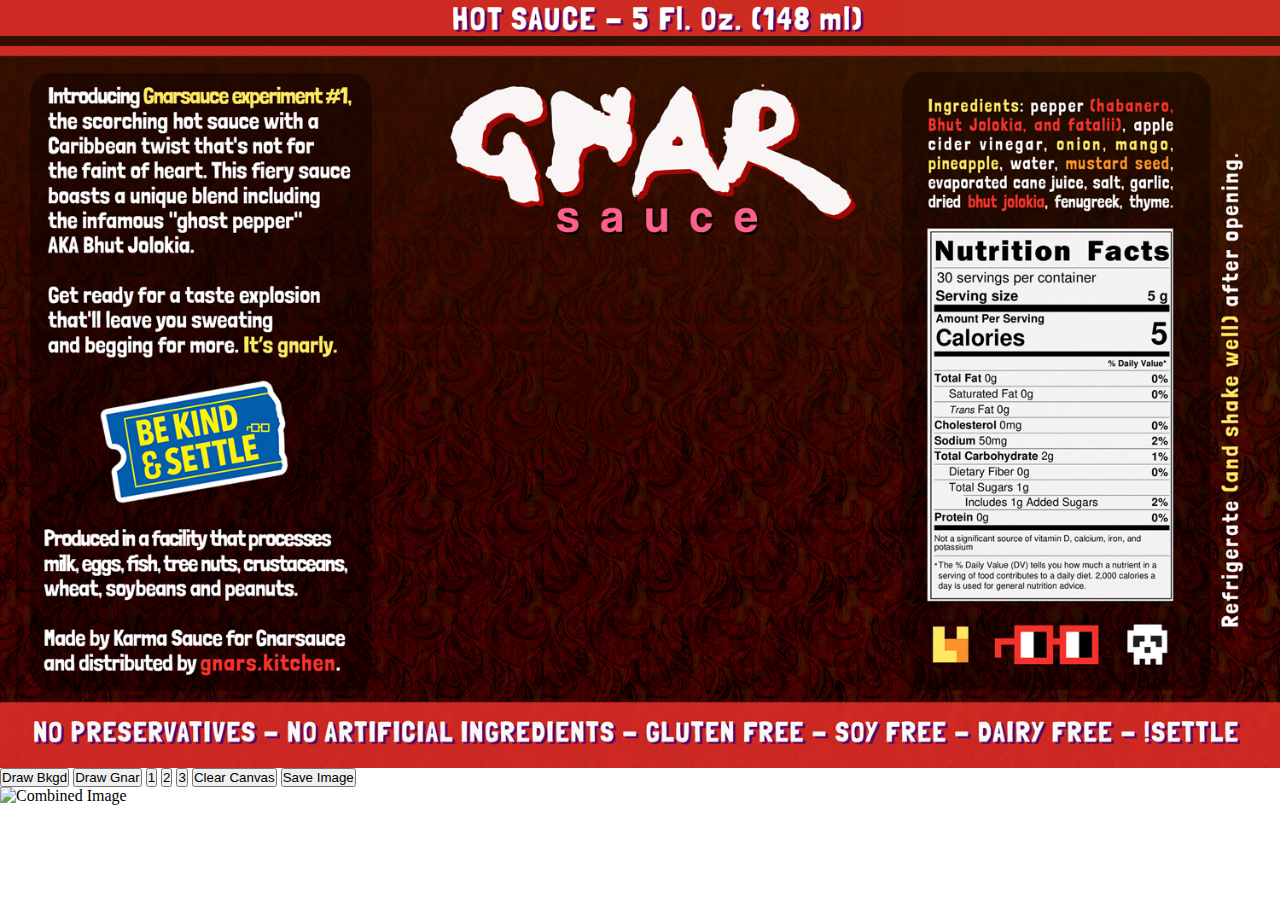
<file: joseph/test/index.htm>
<!DOCTYPE html>
<html lang="en">
<head>
    <meta charset="UTF-8">
    <meta name="viewport" content="width=device-width, initial-scale=1.0">
    <title>Interactive Graphics Combination</title>
    <style>
        body {
    overflow: hidden;
    width:100%;
    height:100%;
}
* { margin:0; padding:0; } /* to remove the top and left whitespace */
        canvas { display:block; } /* To remove the scrollbars */
    </style>
</head>
<body>
    <canvas id="canvas"></canvas>
    <button id="drawBkgd">Draw Bkgd</button>
    <button id="drawGnar">Draw Gnar</button>
    <button id="drawGnar1">1</button>
    <button id="drawGnar2">2</button>
    <button id="drawGnar3">3</button>
    <button id="clearCanvas">Clear Canvas</button>
    <button id="saveImage">Save Image</button>
    <div>
        <img id="resultImage" alt="Combined Image">
    </div>
    <script src="script.js"></script>
</body>
</html>
</file>
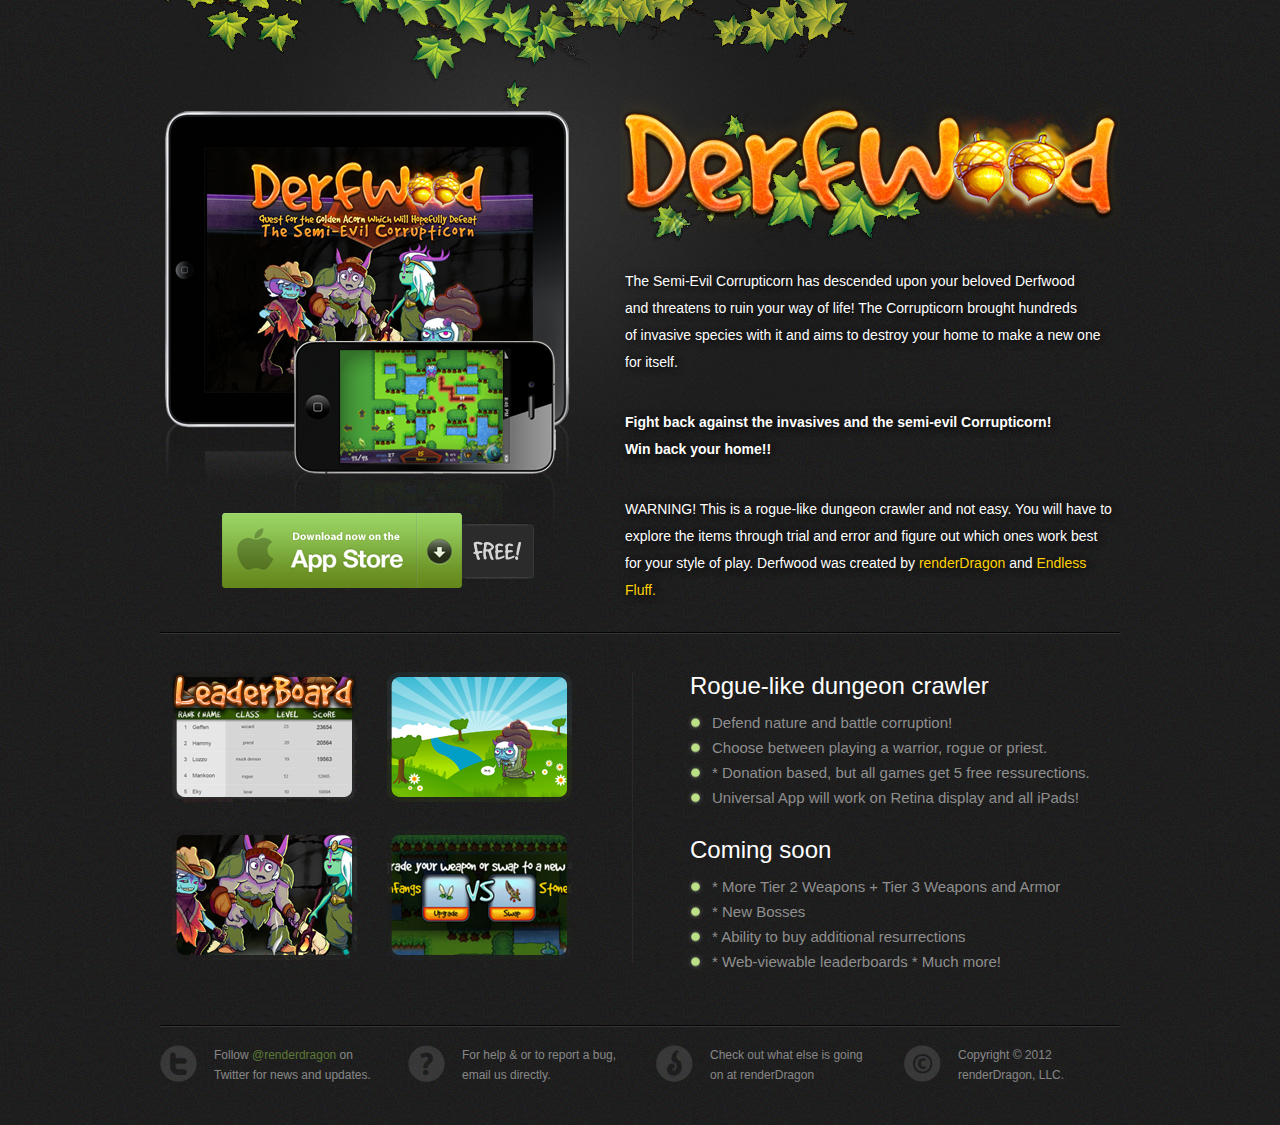
<file: joseph/assets/derfwood/index.html>
<!DOCTYPE html PUBLIC "-//W3C//DTD XHTML 1.0 Transitional//EN" "http://www.w3.org/TR/xhtml1/DTD/xhtml1-transitional.dtd">
<html xmlns="http://www.w3.org/1999/xhtml" xml:lang="en" lang="en">
<head>  
	<title>Derfwood | Rogue-like dungeon crawler</title>
	<meta http-equiv="Content-Type" content="text/html; charset=utf-8" />
	<meta name="description" content="Rogue-like dungeon crawler game for iOS" />
	<link rel="stylesheet" type="text/css" href="stylesheets/site.css" />
	<link rel="stylesheet" type="text/css" href="javascripts/fancybox/jquery.fancybox-1.3.2.css" />
	<script type="text/javascript" src="javascripts/jquery-1.4.4.js"></script>
	<script type="text/javascript" src="javascripts/fancybox/jquery.fancybox-1.3.2.pack.js"></script>	
	<script type="text/javascript" src="javascripts/site.js"></script>
</head>
<body>
	
	<div id="app_info" class="container">
		
		<div class="phones"></div>
		
		<div class="info">
			
			<h1>Derfwood</h1>
			
			<p>The Semi-Evil Corrupticorn has descended upon your beloved Derfwood <Br />
            and threatens to ruin your way of life! The Corrupticorn brought hundreds <br />
            of invasive species with it and aims to destroy your home to make a new one for itself.</p>
            
            <p><strong>Fight back against the invasives and the semi-evil Corrupticorn! <br /> Win back your home!!</strong></p>

<p>WARNING! This is a rogue-like dungeon crawler and not easy. You will have to explore the items through trial and error and figure out which ones work best for your style of play. Derfwood was created by <a href="http://www.renderdragon.com" target="rd">renderDragon</a> and <a href="http://www.endlessfluff.com/" target="ef">Endless Fluff.</a> </p>
		
		
		</div>
		<div class="app_store">
				<a href="http://itunes.apple.com/us/app/derfwood/id484106614?mt=8#" target="itunesOut">Free on the App Store!</a>
			</div>
	</div>
	
	<div id="app_details" class="container">
		
		<div class="screenshots">
			<ul>
				<li><a href="images/derfwoodgfx/leaderboard.jpg" rel="screenshots" title="Leaderboard tracks your rank!">
						<img src="images/derfwoodgfx/leaderboard.png" alt="" />
						<span></span>
					</a>
				</li>
				<li class="right">
					<a href="images/derfwoodgfx/donateBkgd.jpg" rel="screenshots" title="Derfwood Dashboard">
						<img src="images/derfwoodgfx/biddy.png" alt="" />
						<span></span>
					</a>
				</li>
				<li class="bottom">
					<a href="images/derfwoodgfx/Default-Landscape.png" rel="screenshots" title="Choose 1 of 3 characters to play!">
						<img src="images/derfwoodgfx/characters.png" alt="" />
						<span></span>
					</a>
				</li>
				<li class="bottom">
					<a href="images/derfwoodgfx/equipment.jpg" rel="screenshots" title="Upgrade your equipment as you explore!">
						<img src="images/derfwoodgfx/equipment.png" alt="" />
						<span></span>
					</a>
				</li>
			</ul>
		</div>
		
		<div class="features">
			<h2>Rogue-like dungeon crawler</h2>
			<ul>
            	<li>Defend nature and battle corruption!</li>
				<li>Choose between playing a warrior, rogue or priest.</li>
				<li>* Donation based, but all games get 5 free ressurections.</li>
				<li>Universal App will work on Retina display and all iPads!</li>
			</ul>
			<h2>Coming soon</h2>
			<ul class="requirements">
				<li>* More Tier 2 Weapons + Tier 3 Weapons and Armor</li>
                <li>* New Bosses</li>
                <li>* Ability to buy additional resurrections</li>
                 <li>* Web-viewable leaderboards * Much more!</li>
			</ul>
		</div>
	</div>
	
    
	<div id="footer" class="container">
		<ul>
			<li class="twitter">
				<a href="http://twitter.com/renderdragon">Follow <span>@renderdragon</span> on Twitter for news and updates.</a>
			</li>
			<li class="help">
				<a href="mailto:contact@renderdragon.com?Subject=Derfwood">For help &amp; or to report a bug, email us directly.</a>
			</li>
			<li class="press">
				<a href="http://www.renderdragon.com" target="rd">Check out what else is going on at renderDragon</a>
			</li>
			<li class="copyright">
				<a href="http://www.renderdragon.com" target="rd">Copyright &copy; 2012 renderDragon, LLC.</a>
			</li>
		</ul>
	</div>
	
</body>
</html>
</file>
<file: joseph/assets/derfwood/stylesheets/site.css>
* { margin: 0; padding: 0; }
/*--------------------------------------------
Global Styles
---------------------------------------------*/
body {
	background: #1e1e1e url('../images/texture.jpg') repeat	top left;
	color: #fff;	
	font-family: "Helvetica Neue", Helvetica, sans-serif;
	font-size: 14px;
}
div.container { width: 960px; margin: 0 auto;}

a, a.link, a.vlink {
	color:#fed205;
	text-decoration:none;
}
/*--------------------------------------------
App Info
---------------------------------------------*/
div#app_info {
	padding-top: 0px;
	background: url('../images/spotlight.jpg') no-repeat top left;	
	overflow: auto;
}
	div#app_info div.phones {
		float: left;
		height: 544px;
		width: 421px;
		background: url('../images/iphones.png') no-repeat top;
		display:inline-block;
	}
	div#app_info div.info {
		float: right;
		width: 500px;
		margin-top: 90px;
	}
		div#app_info h1 {
			width: 500px;
			height: 169px;
			text-indent: -999999px;
			background: url('../images/logo.png') no-repeat;
					
		}	
		div#app_info .info p {
			font-size: 14px;
			line-height: 27px;
			text-shadow: 2px 1px 8px #000;
			margin: 4px 0px 23px 0px;
			padding: 5px;
		}
		div.app_store {
			margin: 500px 0px 18px -372px;
			float:left;
			position:relative;
			display:block;
			width: 326px;
			height: 105px;
			background: url('../images/app_store.png') no-repeat top;				
		}
			div.app_store a {
				width: 100%;
				height: 100%;
				display: block;
				opacity: 0;
				filter: alpha(opacity=0); 
				text-indent: -999999px;
				background: url('../images/app_store.png') no-repeat bottom;			
			}
			div.app_store a:hover { filter:none; }
/*--------------------------------------------
App Details
---------------------------------------------*/
div#app_details {
	background: url('../images/h_separator.png') repeat-x top;
	padding: 40px 0px 25px 0px;	
	overflow: auto;
}
	div#app_details div.screenshots {
		width: 460px;
		float: left;
		border-right: 1px solid #292929;
		padding-left: 12px;
	}
		div#app_details div.screenshots ul{ list-style: none; }
			div#app_details div.screenshots ul li {
				float: left;
				margin: 0px 30px 25px 0px;
				position: relative;
			}
			div#app_details div.screenshots ul li.right { margin-right: 0; }
			div#app_details div.screenshots ul li.bottom { margin-bottom: 0; }
			div#app_details div.screenshots ul li span {
				width: 176px;
				height: 120px;
				background: #000 url('../images/magnify.png') no-repeat	center center;
				position: absolute;
				top: 5px;
				left: 4px;
				display: none;
				-moz-border-radius: 7px;
				-webkit-border-radius: 7px;
				border-radius: 7px;
			}
	div#app_details div.features {
		width: 430px;
		float: right;
		padding-left: 55px;
	}
		div#app_details div.features h2 {
			font-size: 24px;
			color: #fff;
			font-weight: normal;
			margin-bottom: 14px;
		}
		div#app_details div.features ul{ list-style: none; margin-bottom: 30px; }
			div#app_details div.features ul li {
				color: #8f8f8f;
				font-size: 15px;
				margin: 0px 0px 8px -3px;
				padding-left: 25px;
				background: url('../images/bullet.png') no-repeat left;				
			}
/*--------------------------------------------
Footer
---------------------------------------------*/
div#footer {
	padding: 20px 0px 80px 0px;
	background: url('../images/h_separator.png') repeat-x top;	
}			
	div#footer ul { list-style: none; }
		div#footer ul li {
			float: left;
			width: 215px;
			margin-right: 33px;
		}
		div#footer ul li.copyright { margin-right: 0; }
			div#footer ul li a{
				height: 37px;
				display: block;
				padding-left: 54px;
				color: #ccc;
				font-size: 12px;
				text-decoration: none;
				line-height: 20px;
				background: url('../images/icons.png') no-repeat top left;			
				opacity: 0.6;	
				filter: alpha(opacity=60);
			}
			div#footer ul li a span { color: #83b546; }
			div#footer ul li a:hover{ opacity: 1; filter: alpha(opacity=100); }
				div#footer ul li.twitter a { background-position: 0px 0px; }
				div#footer ul li.help a{ background-position: 0px -37px; }
				div#footer ul li.press a{ background-position: 0px -74px; }
				div#footer ul li.copyright a{ background-position: 0px -111px; }
/*--------------------------------------------
Utilities
---------------------------------------------*/
img { border: none; }
a { outline: none; -moz-outline: none; }
</file>
